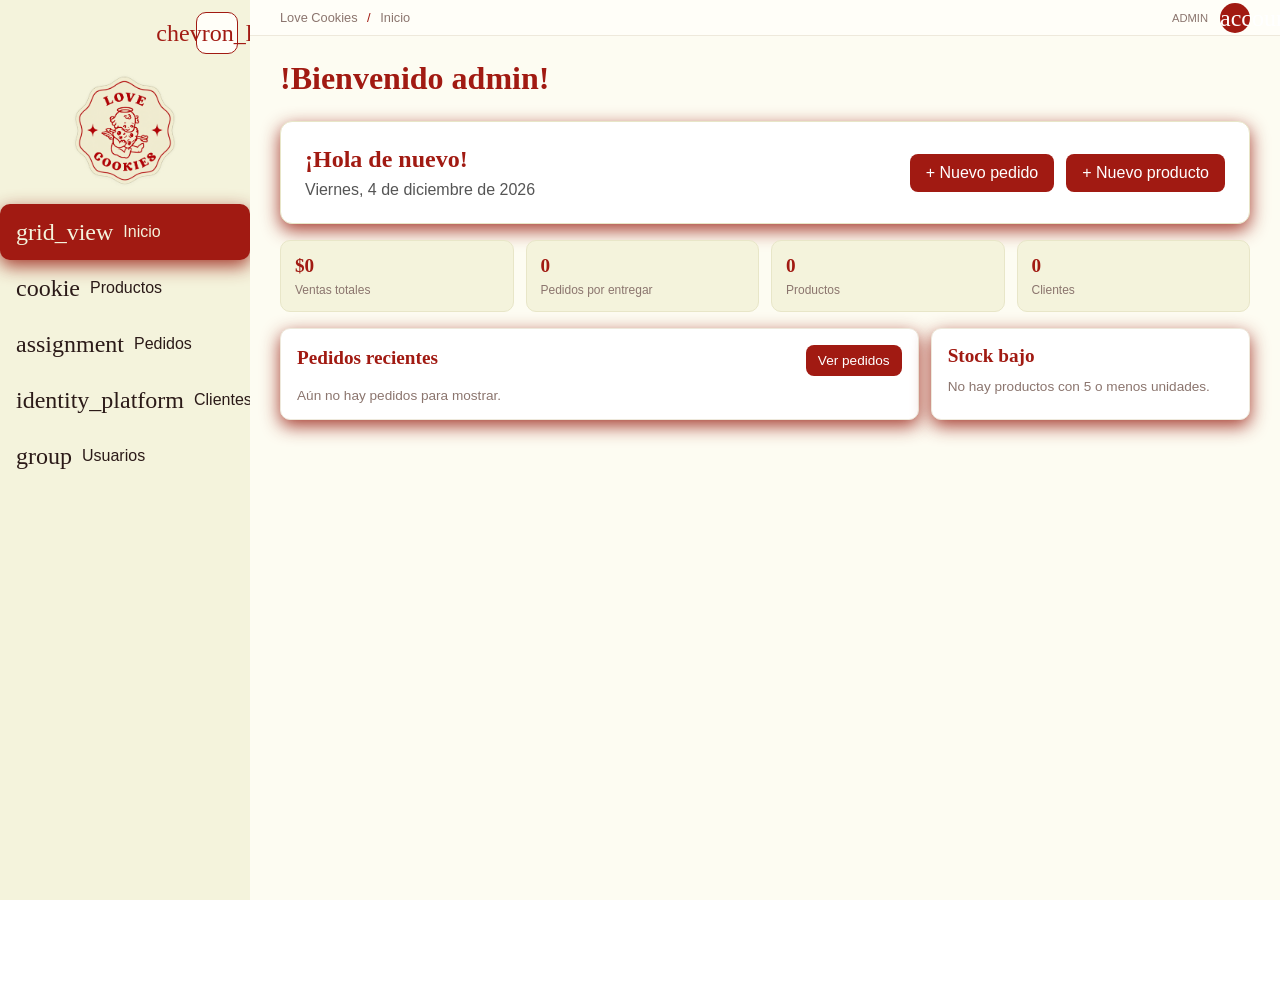
<file: index.html>
<!DOCTYPE html>
<html lang="es">
<head>
    <meta charset="UTF-8">
    <meta name="viewport" content="width=device-width, initial-scale=1.0">
    <!-- Página de entrada: abre directamente el dashboard del administrador -->
    <meta http-equiv="refresh" content="0; url=Admin/inicio.html">
    <title>Love Cookies</title>
</head>
<body>
    <p>Abriendo el dashboard… <a href="Admin/inicio.html">Entrar</a></p>
</body>
</html>
</file>
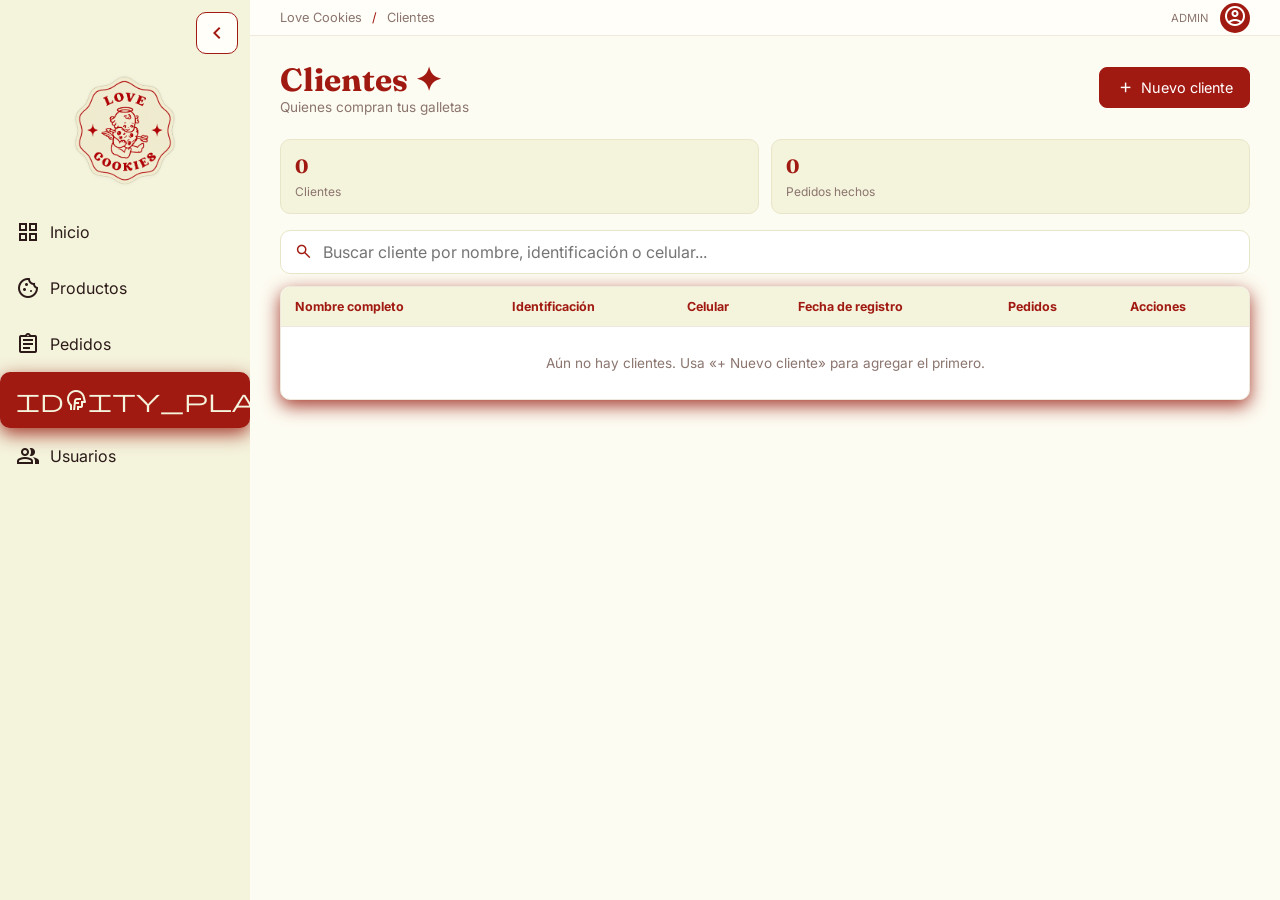
<file: Admin/clientes.html>
<!DOCTYPE html>
<html lang="es">
<head>
    <meta charset="UTF-8">
    <meta name="viewport" content="width=device-width, initial-scale=1.0">
    <title>Clientes</title>
    <link rel="stylesheet" href="https://fonts.googleapis.com/css2?family=Material+Symbols+Outlined:opsz,wght,FILL,GRAD@24,400,0,0" />
    <link rel="preconnect" href="https://fonts.googleapis.com">
    <link rel="preconnect" href="https://fonts.gstatic.com" crossorigin>
    <link href="https://fonts.googleapis.com/css2?family=Fraunces:ital,opsz,wght@0,9..144,100..900;1,9..144,100..900&family=Inter:ital,opsz,wght@0,14..32,100..900;1,14..32,100..900&family=Roboto:ital,wght@0,100..900;1,100..900&display=swap" rel="stylesheet">
    <link rel="stylesheet" href="../CSS/baseStyle.css">
    <link rel="stylesheet" href="../CSS/clientesStyle.css">
    <script src="../JS/baseScript.js" defer></script>
    <script src="../JS/listadoScript.js" defer></script>
    <script src="../JS/validacionScript.js" defer></script>
    <script src="../JS/configCliente.js" defer></script>
    <script src="../JS/formularioScript.js" defer></script>
</head>
<body>
    <div class="dashboard">
        <!-- barra lateral -->
        <aside class="sidebar">
            <div class="logo">
                <img src="../src/Love_cookies.png" alt="Logo de Love Cookies">
            </div>
            <nav class="menu">
                <ul>
                    <li><a href="inicio.html">
                        <span class="material-symbols-outlined" aria-hidden="true">grid_view</span>
                        <span>Inicio</span>
                    </a></li>
                    <li><a href="productos.html">
                        <span class="material-symbols-outlined" aria-hidden="true">cookie</span>
                        <span>Productos</span>
                    </a></li>
                    <li><a href="pedidos.html">
                        <span class="material-symbols-outlined" aria-hidden="true">assignment</span>
                        <span>Pedidos</span>
                    </a></li>
                    <li class="active"><a href="clientes.html">
                        <span class="material-symbols-outlined" aria-hidden="true">identity_platform</span>
                        <span>Clientes</span>
                    </a></li>
                    <li><a href="usuarios.html">
                        <span class="material-symbols-outlined" aria-hidden="true">group</span>
                        <span>Usuarios</span>
                    </a></li>
                </ul>
            </nav>
        </aside>

        <!-- contenido -->
        <main class="content">
            <div class="topbar">
                <div class="topbar-izq">
                    <button class="menu-btn" type="button" aria-label="Abrir menú">☰</button>
                    <p class="breadcrumb">Love Cookies <span>/</span> Clientes</p>
                </div>
                <div class="perfil">
                    <span id="nombre-perfil"></span>
                    <button class="perfil-boton" type="button" aria-label="Perfil del administrador"><span class="material-symbols-outlined" aria-hidden="true">account_circle</span></button>
                </div>
            </div>
            <!-- LISTADO -->
            <section id="vista-lista">
            <header class="header encabezado"><div><h1>Clientes ✦</h1><p>Quienes compran tus galletas</p></div><button class="boton" type="button" data-nuevo><span class="material-symbols-outlined" aria-hidden="true">add</span> Nuevo cliente</button></header>
            <section class="resumen resumen-2">
                <article class="resumen-card"><h2>0</h2><p>Clientes</p></article>
                <article class="resumen-card"><h2>0</h2><p>Pedidos hechos</p></article>
            </section>
            <div class="buscador-caja"><span class="material-symbols-outlined" aria-hidden="true">search</span><input class="buscador" type="search" placeholder="Buscar cliente por nombre, identificación o celular..." aria-label="Buscar cliente por nombre, identificación o celular..."></div>
            <div class="tabla-contenedor"><table class="tabla"><thead><tr><th>Nombre completo</th><th>Identificación</th><th>Celular</th><th>Fecha de registro</th><th>Pedidos</th><th>Acciones</th></tr></thead>
<tbody>
<tr class="fila-vacia"><td colspan="6">Aún no hay clientes. Usa «+ Nuevo cliente» para agregar el primero.</td></tr>
</tbody></table></div>
            <dialog id="dialogo" class="dialogo"><p>¿Seguro que quieres eliminar este registro? Esta acción no se puede deshacer.</p>
                <form method="dialog"><button class="boton secundario" value="no">Cancelar</button><button class="boton" value="si">Sí, eliminar</button></form></dialog>
            </section>

            <!-- FORMULARIO (agregar / editar) -->
            <section id="vista-formulario" hidden>
            <header class="header"><h1><span class="modo">Agregar</span> cliente</h1></header>
            <p class="subtitulo">Completa los datos del cliente para registrarlo.</p>
            <form class="formulario panel" novalidate>
                <div class="cuadricula">
                    <div class="campo"><label>Nombre completo *</label><input name="nombre" data-col="0" placeholder="Escribe el nombre completo" required><small class="error"></small></div>
                    <div class="campo"><label>Identificación *</label><input name="identificacion" data-col="1" inputmode="numeric" maxlength="12" placeholder="Escribe el número de identificación" required><small class="error"></small></div>
                    <div class="campo"><label>Celular *</label><input name="celular" data-col="2" inputmode="numeric" placeholder="Escribe el número de celular" required><small class="error"></small></div>
                </div>
                <div class="info-auto"><div><b>Fecha de registro</b><span data-fill="3" data-def="Se asigna al guardar">Se asigna al guardar</span></div><div><b>Pedidos</b><span data-fill="4" data-def="0">0</span></div></div>
                <small class="ayuda">La fecha de registro y el número de pedidos se gestionan automáticamente.</small>
                <p class="mensaje-exito" role="status"></p>
                <div class="pie-formulario"><small>* Campos obligatorios</small><div class="fila"><button class="boton secundario" type="button" data-cancelar>Cancelar</button><button class="boton" type="submit"><span class="texto-guardar">Guardar cliente</span></button></div></div>
            </form>
            <button class="volver" type="button" data-cancelar><span class="material-symbols-outlined" aria-hidden="true">arrow_back</span> Volver a Clientes</button>
            </section>
        </main>
    </div>
</body>
</html>
</file>
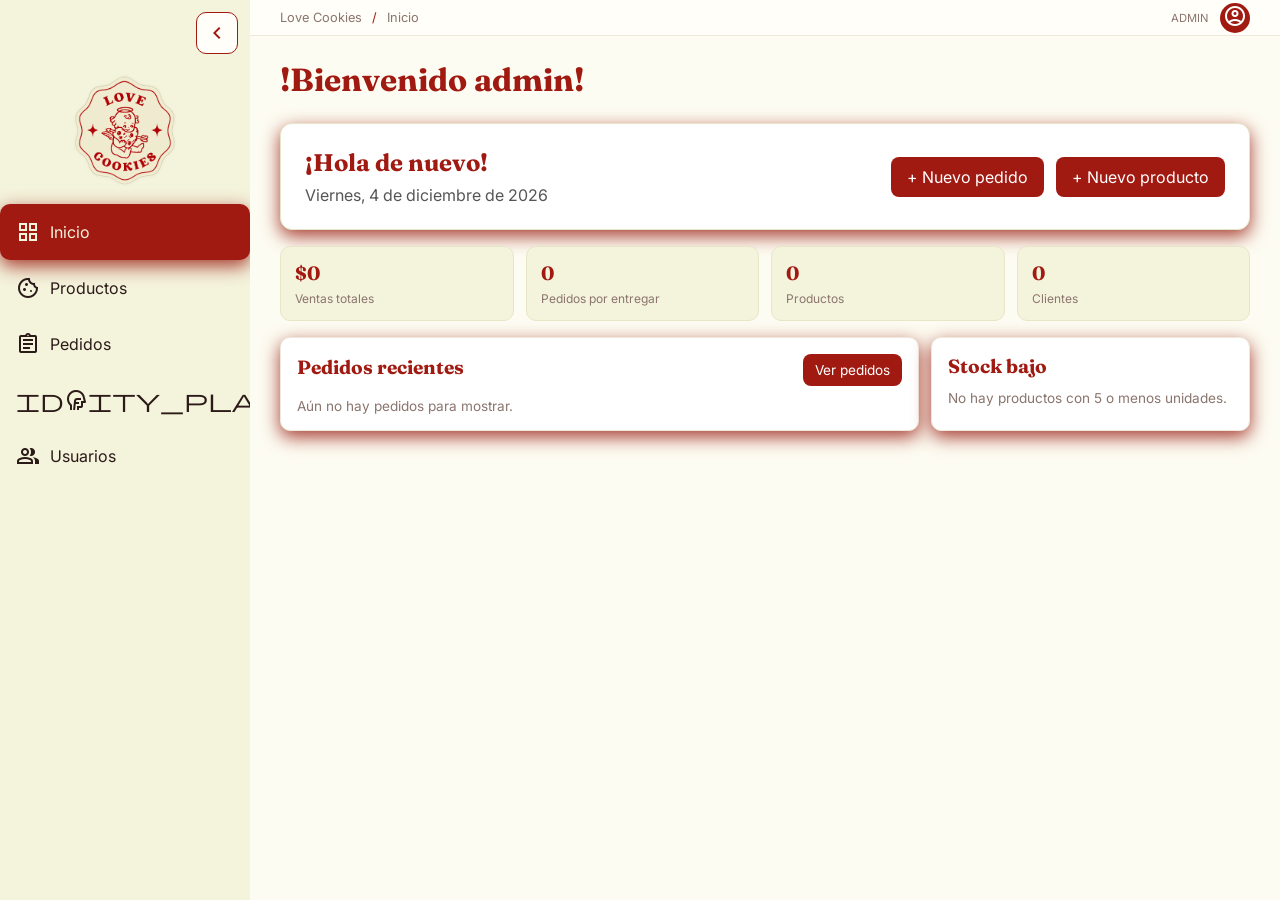
<file: Admin/inicio.html>
<!DOCTYPE html>
<html lang="es">
<head>
    <meta charset="UTF-8">
    <meta name="viewport" content="width=device-width, initial-scale=1.0">
    <title>Dashboard Admin</title>
    <link rel="stylesheet" href="https://fonts.googleapis.com/css2?family=Material+Symbols+Outlined:opsz,wght,FILL,GRAD@24,400,0,0" />
    <link rel="preconnect" href="https://fonts.googleapis.com">
    <link rel="preconnect" href="https://fonts.gstatic.com" crossorigin>
    <link href="https://fonts.googleapis.com/css2?family=Fraunces:ital,opsz,wght@0,9..144,100..900;1,9..144,100..900&family=Inter:ital,opsz,wght@0,14..32,100..900;1,14..32,100..900&family=Roboto:ital,wght@0,100..900;1,100..900&display=swap" rel="stylesheet">
    <link rel="stylesheet" href="../CSS/baseStyle.css">
    <link rel="stylesheet" href="../CSS/inicioStyle.css">
    <script src="../JS/baseScript.js" defer></script>
    <script src="../JS/inicioScript.js" defer></script>
</head>
<body>

    <div class="dashboard">
        <!-- barra lateral -->
        <aside class="sidebar">
            <div class= "logo">
                <img src="../src/Love_cookies.png" alt="Logo de love cokies">
            </div>
            

            <nav class="menu">
                <ul>
                    <li class="active">
                        <a href="inicio.html">
                            <span class="material-symbols-outlined" aria-hidden="true">grid_view</span>
                            <span>Inicio</span>
                        </a>
                    </li>
                    <li><a href="productos.html">
                        <span class="material-symbols-outlined" aria-hidden="true">cookie</span>
                        <span>Productos</span>
                    </a></li>
                    <li><a href="pedidos.html">
                        <span class="material-symbols-outlined" aria-hidden="true">assignment</span>
                        <span>Pedidos</span>
                    </a></li>
                    <li><a href="clientes.html">
                        <span class="material-symbols-outlined" aria-hidden="true">identity_platform</span>
                        <span>Clientes</span>
                    </a></li>
                    <li><a href="usuarios.html">
                        <span class="material-symbols-outlined" aria-hidden="true">group</span>
                        <span>Usuarios</span>
                    </a></li>
                </ul>
            </nav>
        </aside>
        
        <!-- contenido -->
        <main class="content">
            <div class="topbar">
            <div class="topbar-izq">
                <button class="menu-btn" type="button" aria-label="Abrir menú">☰</button>
                <p class="breadcrumb">Love Cookies <span>/</span> Inicio</p>
            </div>

            <div class="perfil">
                <span id="nombre-perfil"></span>
                <button class="perfil-boton" type="button" aria-label="Perfil del administrador"><span class="material-symbols-outlined" aria-hidden="true">account_circle</span></button>
            </div>
            </div>
            <header class="header">
                <h1>!Bienvenido admin!</h1>
            </header>
            <section class="welcome-card">

                <div class="welcome-text">
                    <h2>¡Hola de nuevo!</h2>
                    <p id="fecha"></p>
                </div>

                <div class="actions">
                    <button id="nuevo-pedido">+ Nuevo pedido</button>
                    <button id="nuevo-producto">+ Nuevo producto</button>
                </div>

            </section>
            <section class="resumen">
                <article class="resumen-card">
                    <h2 id="ventas-totales">$0</h2>
                    <p>Ventas totales</p>
                </article>

                <article class="resumen-card">
                    <h2 id="pedidos-pendientes">0</h2>
                    <p>Pedidos por entregar</p>
                </article>

                <article class="resumen-card">
                    <h2 id="total-productos">0</h2>
                    <p>Productos</p>
                </article>

                <article class="resumen-card">
                    <h2 id="total-clientes">0</h2>
                    <p>Clientes</p>
                </article>
            </section>

            <section class="paneles">
                <article class="panel pedidos">
                    <div class="panel-encabezado">
                        <h2>Pedidos recientes</h2>
                        <a class="boton-ver-pedidos" href="pedidos.html">Ver pedidos</a>
                    </div>
                    <p class="mensaje-vacio">Aún no hay pedidos para mostrar.</p>
                </article>

                <article class="panel stock">
                    <h2>Stock bajo</h2>
                    <p class="mensaje-vacio">Aún no hay productos para mostrar.</p>
                </article>
            </section>
        </main>

    </div>

</body>
</html>
</file>
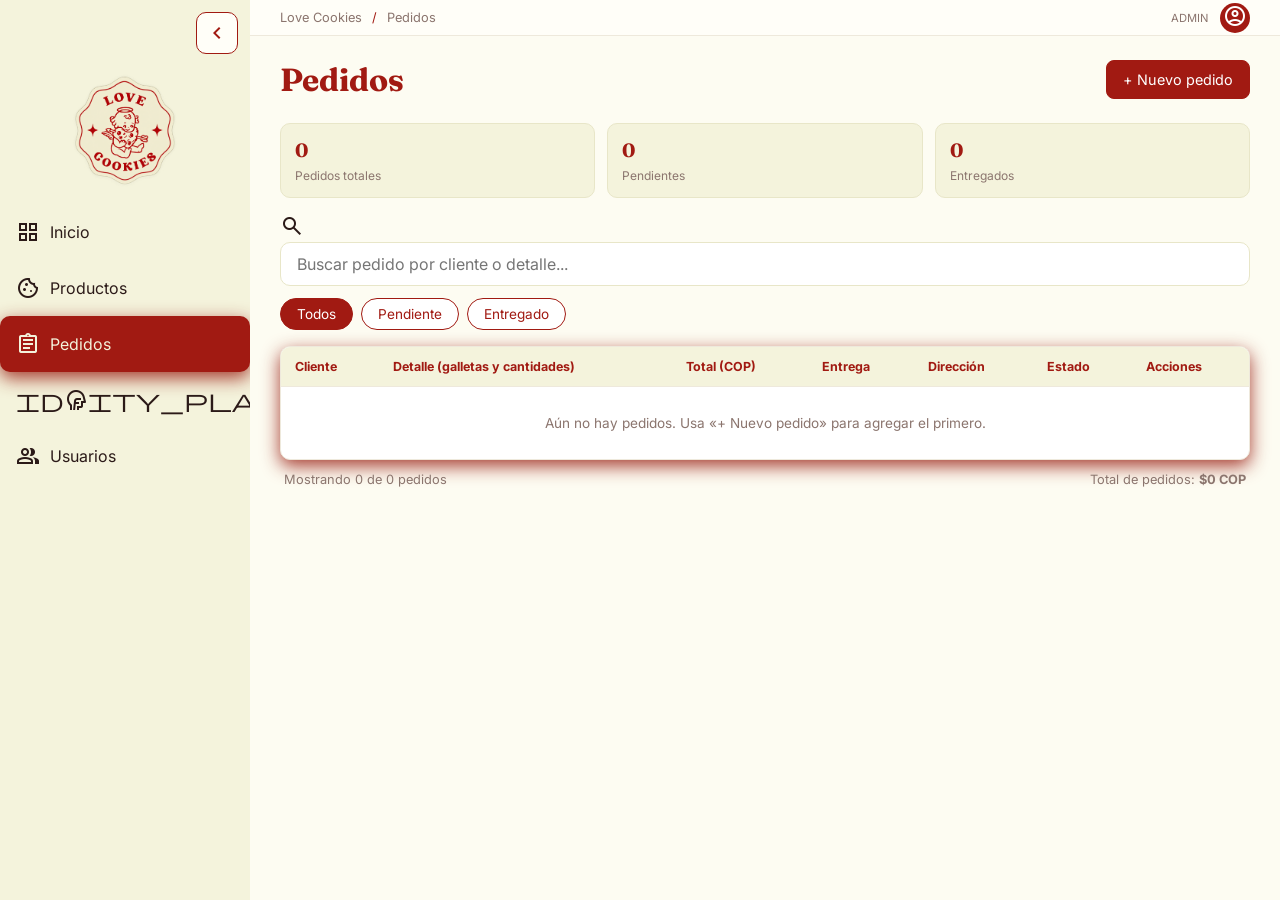
<file: Admin/pedidos.html>
<!DOCTYPE html>
<html lang="es">

<head>
    <meta charset="UTF-8">
    <meta name="viewport" content="width=device-width, initial-scale=1.0">
    <title>Pedidos</title>
    <link rel="stylesheet"
        href="https://fonts.googleapis.com/css2?family=Material+Symbols+Outlined:opsz,wght,FILL,GRAD@24,400,0,0" />
    <link rel="preconnect" href="https://fonts.googleapis.com">
    <link rel="preconnect" href="https://fonts.gstatic.com" crossorigin>
    <link
        href="https://fonts.googleapis.com/css2?family=Fraunces:ital,opsz,wght@0,9..144,100..900;1,9..144,100..900&family=Inter:ital,opsz,wght@0,14..32,100..900;1,14..32,100..900&family=Roboto:ital,wght@0,100..900;1,100..900&display=swap"
        rel="stylesheet">
    <link rel="stylesheet" href="../CSS/baseStyle.css">
    <link rel="stylesheet" href="../CSS/pedidosStyle.css">
    <script src="../JS/baseScript.js" defer></script>
    <script src="../JS/listadoScript.js" defer></script>
    <script src="../JS/validacionScript.js" defer></script>
    <script src="../JS/pedidosScript.js" defer></script>
    <script src="../JS/configPedido.js" defer></script>
    <script src="../JS/formularioScript.js" defer></script>
</head>

<body>
    <div class="dashboard">
        <!-- barra lateral -->
        <aside class="sidebar">
            <div class="logo">
                <img src="../src/Love_cookies.png" alt="Logo de Love Cookies">
            </div>
            <nav class="menu">
                <ul>
                    <li><a href="inicio.html">
                            <span class="material-symbols-outlined" aria-hidden="true">grid_view</span>
                            <span>Inicio</span>
                        </a></li>
                    <li><a href="productos.html">
                            <span class="material-symbols-outlined" aria-hidden="true">cookie</span>
                            <span>Productos</span>
                        </a></li>
                    <li class="active"><a href="pedidos.html">
                            <span class="material-symbols-outlined" aria-hidden="true">assignment</span>
                            <span>Pedidos</span>
                        </a></li>
                    <li><a href="clientes.html">
                            <span class="material-symbols-outlined" aria-hidden="true">identity_platform</span>
                            <span>Clientes</span>
                        </a></li>
                    <li><a href="usuarios.html">
                            <span class="material-symbols-outlined" aria-hidden="true">group</span>
                            <span>Usuarios</span>
                        </a></li>
                </ul>
            </nav>
        </aside>

        <!-- contenido -->
        <main class="content">
            <div class="topbar">
                <div class="topbar-izq">
                    <button class="menu-btn" type="button" aria-label="Abrir menú">☰</button>
                    <p class="breadcrumb">Love Cookies <span>/</span> Pedidos</p>
                </div>
                <div class="perfil">
                    <span id="nombre-perfil"></span>
                    <button class="perfil-boton" type="button" aria-label="Perfil del administrador"><span
                            class="material-symbols-outlined" aria-hidden="true">account_circle</span></button>
                </div>
            </div>
            <!-- LISTADO -->
            <section id="vista-lista">
                <header class="header encabezado">
                    <div>
                        <h1>Pedidos</h1>
                    </div><button class="boton" type="button" data-nuevo>+ Nuevo pedido</button>
                </header>
                <section class="resumen resumen-3">
                    <article class="resumen-card">
                        <h2>0</h2>
                        <p>Pedidos totales</p>
                    </article>
                    <article class="resumen-card">
                        <h2>0</h2>
                        <p>Pendientes</p>
                    </article>
                    <article class="resumen-card">
                        <h2>0</h2>
                        <p>Entregados</p>
                    </article>
                </section>
                <div class="buscador-caja"><span class="material-symbols-outlined"
                        aria-hidden="true">search</span><input class="buscador" type="search"
                        placeholder="Buscar pedido por cliente o detalle..."
                        aria-label="Buscar pedido por cliente o detalle..."></div>
                <div class="filtros"><button class="filtro seleccionado" type="button"
                        data-filtro="">Todos</button><button class="filtro" type="button"
                        data-filtro="Pendiente">Pendiente</button><button class="filtro" type="button"
                        data-filtro="Entregado">Entregado</button></div>
                <div class="tabla-contenedor">
                    <table class="tabla">
                        <thead>
                            <tr>
                                <th>Cliente</th>
                                <th>Detalle (galletas y cantidades)</th>
                                <th>Total (COP)</th>
                                <th>Entrega</th>
                                <th>Dirección</th>
                                <th>Estado</th>
                                <th>Acciones</th>
                            </tr>
                        </thead>
                        <tbody>
                            <tr class="fila-vacia">
                                <td colspan="7">Aún no hay pedidos. Usa «+ Nuevo pedido» para agregar el primero.</td>
                            </tr>
                        </tbody>
                    </table>
                </div>
                <p class="pie-tabla"><span>Mostrando 0 de 0 pedidos</span><span>Total de pedidos: <b>$0 COP</b></span>
                </p>
                <dialog id="dialogo" class="dialogo">
                    <p>¿Seguro que quieres eliminar este registro? Esta acción no se puede deshacer.</p>
                    <form method="dialog"><button class="boton secundario" value="no">Cancelar</button><button
                            class="boton" value="si">Sí, eliminar</button></form>
                </dialog>
            </section>

            <!-- FORMULARIO (agregar / editar) -->
            <section id="vista-formulario" hidden>
                <header class="header">
                    <h1><span class="modo">Agregar</span> pedido</h1>
                </header>
                <form class="formulario panel" novalidate>
                    <div class="campo"><label>Cliente *</label><select name="cliente" data-col="0" required>
                            <option value="">Seleccionar cliente...</option>

                        </select><small class="error"></small></div>
                    <span class="etiqueta">Detalle de productos y cantidades *</span>
                    <div class="lineas-caja">
                        <div class="linea linea-encabezado"><span>Producto</span><span>Cantidad</span></div>
                        <div id="lineas"></div>
                        <button type="button" class="boton secundario" id="agregar-linea"><span
                                class="material-symbols-outlined" aria-hidden="true">add</span> Agregar
                            producto</button>
                    </div>
                    <div class="cuadricula">
                        <div class="campo"><label>Tipo de entrega *</label>
                            <div class="opciones"><label><input type="radio" name="entrega" value="Domicilio"
                                        data-col="3" checked> Domicilio</label><label><input type="radio" name="entrega"
                                        value="Recoger en tienda" data-col="3"> Recoger en tienda</label></div>
                            <small id="valor-domicilio" class="ayuda">Valor de domicilio: $4.000</small>
                        </div>
                        <div class="campo" id="campo-direccion-entrega"><label for="direccion-entrega">Dirección de entrega *</label>
                            <input id="direccion-entrega" name="direccion" data-col="4" autocomplete="street-address"
                                placeholder="Escribe la dirección para entregar el pedido">
                            <small class="error"></small>
                        </div>
                        <div class="campo"><label>Estado *</label>
                            <div class="opciones"><label><input type="radio" name="estado" value="Pendiente"
                                        data-col="5" checked> Pendiente</label><label><input type="radio" name="estado"
                                        value="Entregado" data-col="5"> Entregado</label></div>
                        </div>
                        <div class="campo"><label>Total (COP) *</label><input id="total" name="total" data-col="2"
                                value="$0" readonly></div>
                        <small class="ayuda">Valor total del pedido en pesos colombianos.<br><span
                                id="ayuda-total">Agrega productos para completar el pedido.</span></small>
                    </div>
                    <template id="plantilla">
                        <div class="linea">
                            <div class="campo"><select name="producto" required>
                                    <option value="">Seleccionar producto...</option>
                                </select><small class="error"></small></div>
                            <div class="campo"><input name="cantidad" value="1" data-entero data-min="1"
                                    inputmode="numeric" aria-label="Cantidad"><small class="error"></small></div><button
                                type="button" class="icono-boton" data-quitar aria-label="Quitar"><span
                                    class="material-symbols-outlined">delete</span></button>
                        </div>
                    </template>
                    <p class="mensaje-exito" role="status"></p>
                    <div class="pie-formulario"><small>* Campos obligatorios</small>
                        <div class="fila"><button class="boton secundario" type="button"
                                data-cancelar>Cancelar</button><button class="boton" type="submit"><span
                                    class="texto-guardar">Guardar pedido</span></button></div>
                    </div>
                </form>
                <button class="volver" type="button" data-cancelar><span class="material-symbols-outlined"
                        aria-hidden="true">arrow_back</span> Volver a Pedidos</button>
            </section>
        </main>
    </div>
</body>

</html>
</file>
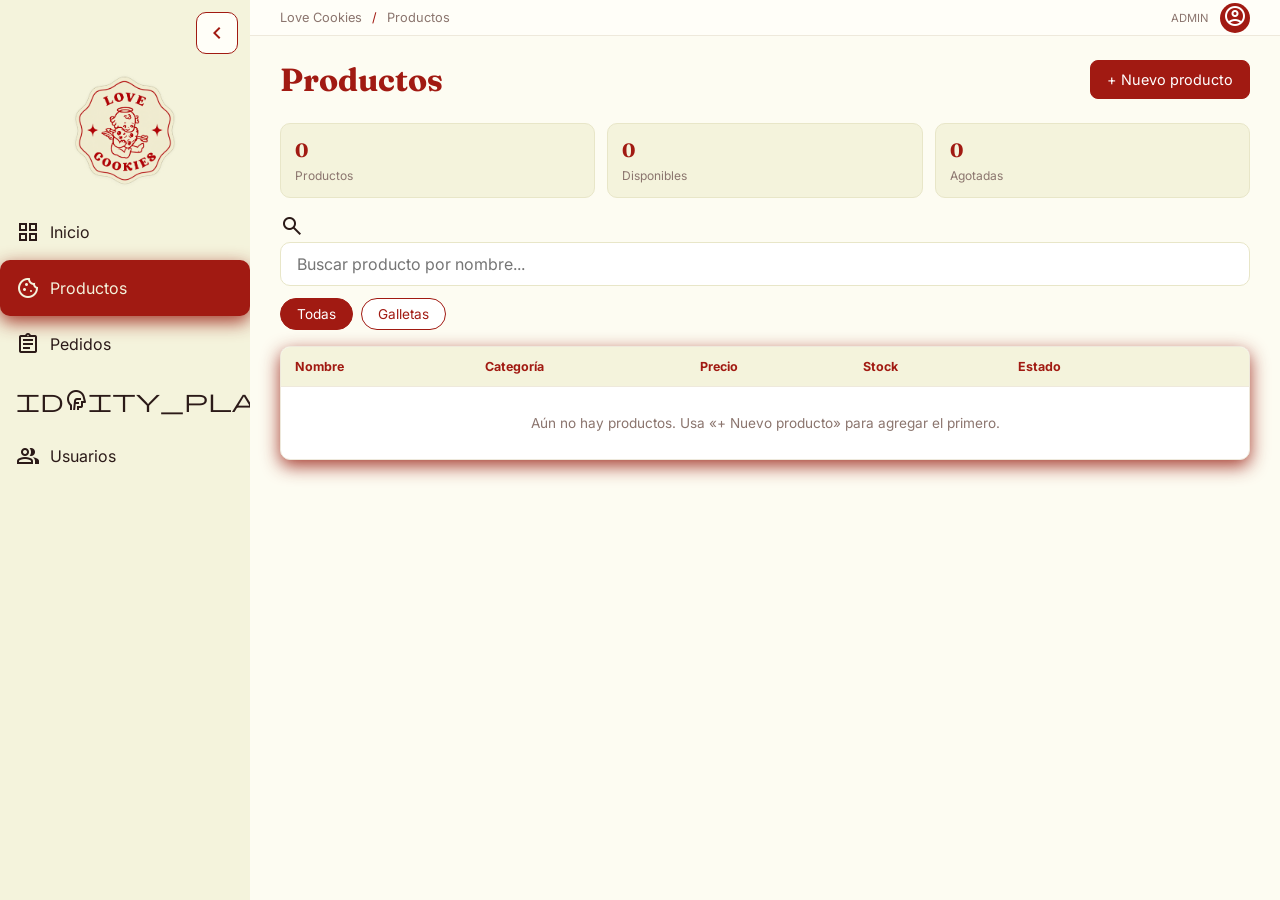
<file: Admin/productos.html>
<!DOCTYPE html>
<html lang="es">

<head>
    <meta charset="UTF-8">
    <meta name="viewport" content="width=device-width, initial-scale=1.0">
    <title>Productos</title>
    <link rel="stylesheet"
        href="https://fonts.googleapis.com/css2?family=Material+Symbols+Outlined:opsz,wght,FILL,GRAD@24,400,0,0" />
    <link rel="preconnect" href="https://fonts.googleapis.com">
    <link rel="preconnect" href="https://fonts.gstatic.com" crossorigin>
    <link
        href="https://fonts.googleapis.com/css2?family=Fraunces:ital,opsz,wght@0,9..144,100..900;1,9..144,100..900&family=Inter:ital,opsz,wght@0,14..32,100..900;1,14..32,100..900&family=Roboto:ital,wght@0,100..900;1,100..900&display=swap"
        rel="stylesheet">
    <link rel="stylesheet" href="../CSS/baseStyle.css">
    <link rel="stylesheet" href="../CSS/productosStyle.css">
    <script src="../JS/baseScript.js" defer></script>
    <script src="../JS/listadoScript.js" defer></script>
    <script src="../JS/validacionScript.js" defer></script>
    <script src="../JS/configProducto.js" defer></script>
    <script src="../JS/formularioScript.js" defer></script>
</head>

<body>
    <div class="dashboard">
        <!-- barra lateral -->
        <aside class="sidebar">
            <div class="logo">
                <img src="../src/Love_cookies.png" alt="Logo de Love Cookies">
            </div>
            <nav class="menu">
                <ul>
                    <li><a href="inicio.html">
                            <span class="material-symbols-outlined" aria-hidden="true">grid_view</span>
                            <span>Inicio</span>
                        </a></li>
                    <li class="active"><a href="productos.html">
                            <span class="material-symbols-outlined" aria-hidden="true">cookie</span>
                            <span>Productos</span>
                        </a></li>
                    <li><a href="pedidos.html">
                            <span class="material-symbols-outlined" aria-hidden="true">assignment</span>
                            <span>Pedidos</span>
                        </a></li>
                    <li><a href="clientes.html">
                            <span class="material-symbols-outlined" aria-hidden="true">identity_platform</span>
                            <span>Clientes</span>
                        </a></li>
                    <li><a href="usuarios.html">
                            <span class="material-symbols-outlined" aria-hidden="true">group</span>
                            <span>Usuarios</span>
                        </a></li>
                </ul>
            </nav>
        </aside>

        <!-- contenido -->
        <main class="content">
            <div class="topbar">
                <div class="topbar-izq">
                    <button class="menu-btn" type="button" aria-label="Abrir menú">☰</button>
                    <p class="breadcrumb">Love Cookies <span>/</span> Productos</p>
                </div>
                <div class="perfil">
                    <span id="nombre-perfil"></span>
                    <button class="perfil-boton" type="button" aria-label="Perfil del administrador"><span
                            class="material-symbols-outlined" aria-hidden="true">account_circle</span></button>
                </div>
            </div>
            <!-- LISTADO -->
            <section id="vista-lista">
                <header class="header encabezado">
                    <div>
                        <h1>Productos</h1>
                    </div><button class="boton" type="button" data-nuevo>+ Nuevo producto</button>
                </header>
                <section class="resumen resumen-3">
                    <article class="resumen-card">
                        <h2>0</h2>
                        <p>Productos</p>
                    </article>
                    <article class="resumen-card">
                        <h2>0</h2>
                        <p>Disponibles</p>
                    </article>
                    <article class="resumen-card">
                        <h2>0</h2>
                        <p>Agotadas</p>
                    </article>
                </section>
                <div class="buscador-caja"><span class="material-symbols-outlined"
                        aria-hidden="true">search</span><input class="buscador" type="search"
                        placeholder="Buscar producto por nombre..." aria-label="Buscar producto por nombre..."></div>
                <div class="filtros"><button class="filtro seleccionado" type="button"
                        data-filtro="">Todas</button><button class="filtro" type="button"
                        data-filtro="Galletas">Galletas</button></div>
                <div class="tabla-contenedor">
                    <table class="tabla">
                        <thead>
                            <tr>
                                <th>Nombre</th>
                                <th>Categoría</th>
                                <th>Precio</th>
                                <th>Stock</th>
                                <th>Estado</th>
                                <th></th>
                            </tr>
                        </thead>
                        <tbody>
                            <tr class="fila-vacia">
                                <td colspan="6">Aún no hay productos. Usa «+ Nuevo producto» para agregar el primero.
                                </td>
                            </tr>
                        </tbody>
                    </table>
                </div>
                <dialog id="dialogo" class="dialogo">
                    <p>¿Seguro que quieres eliminar este registro? Esta acción no se puede deshacer.</p>
                    <form method="dialog"><button class="boton secundario" value="no">Cancelar</button><button
                            class="boton" value="si">Sí, eliminar</button></form>
                </dialog>
            </section>

            <!-- FORMULARIO (agregar / editar) -->
            <section id="vista-formulario" hidden>
                <header class="header">
                    <h1><span class="modo">Agregar</span> producto</h1>
                </header>
                <form class="formulario panel" novalidate>
                    <label class="subida"><span class="material-symbols-outlined">add_a_photo</span><span
                            class="subida-texto">Toca para subir fotos o arrástralas aquí</span><input type="file"
                            accept="image/*" multiple hidden></label>
                    <div class="miniaturas"></div>
                    <div class="cuadricula">
                        <div class="campo"><label>Nombre *</label><input name="nombre" data-col="0" required><small
                                class="error"></small></div>
                        <div class="campo"><label>Categoría *</label><select name="categoria" data-col="1" required>
                                <option value="">Elegir...</option>
                                <option>Galletas</option>
                            </select><small class="error"></small></div>
                        <div class="campo"><label>Precio (COP) *</label><input name="precio" data-col="2" data-entero
                                data-min="1" inputmode="numeric" required><small class="error"></small></div>
                        <div class="campo"><label>Stock (unidades) *</label><input name="stock" data-col="3" data-entero
                                data-min="0" inputmode="numeric" required><small class="error"></small></div>
                        <div class="campo"><label>Peso</label><input name="peso" placeholder="Ej: 80 g"></div>
                    </div>
                    <div class="campo"><label>Descripción</label><textarea name="descripcion" rows="3"></textarea></div>
                    <p class="mensaje-exito" role="status"></p>
                    <div class="pie-formulario"><small>* Campos obligatorios</small>
                        <div class="fila"><button class="boton secundario" type="button"
                                data-cancelar>Cancelar</button><button class="boton" type="submit"><span
                                    class="texto-guardar">Guardar producto</span></button></div>
                    </div>
                </form>
                <button class="volver" type="button" data-cancelar><span class="material-symbols-outlined"
                        aria-hidden="true">arrow_back</span> Volver a Productos</button>
            </section>
        </main>
    </div>
</body>

</html>
</file>
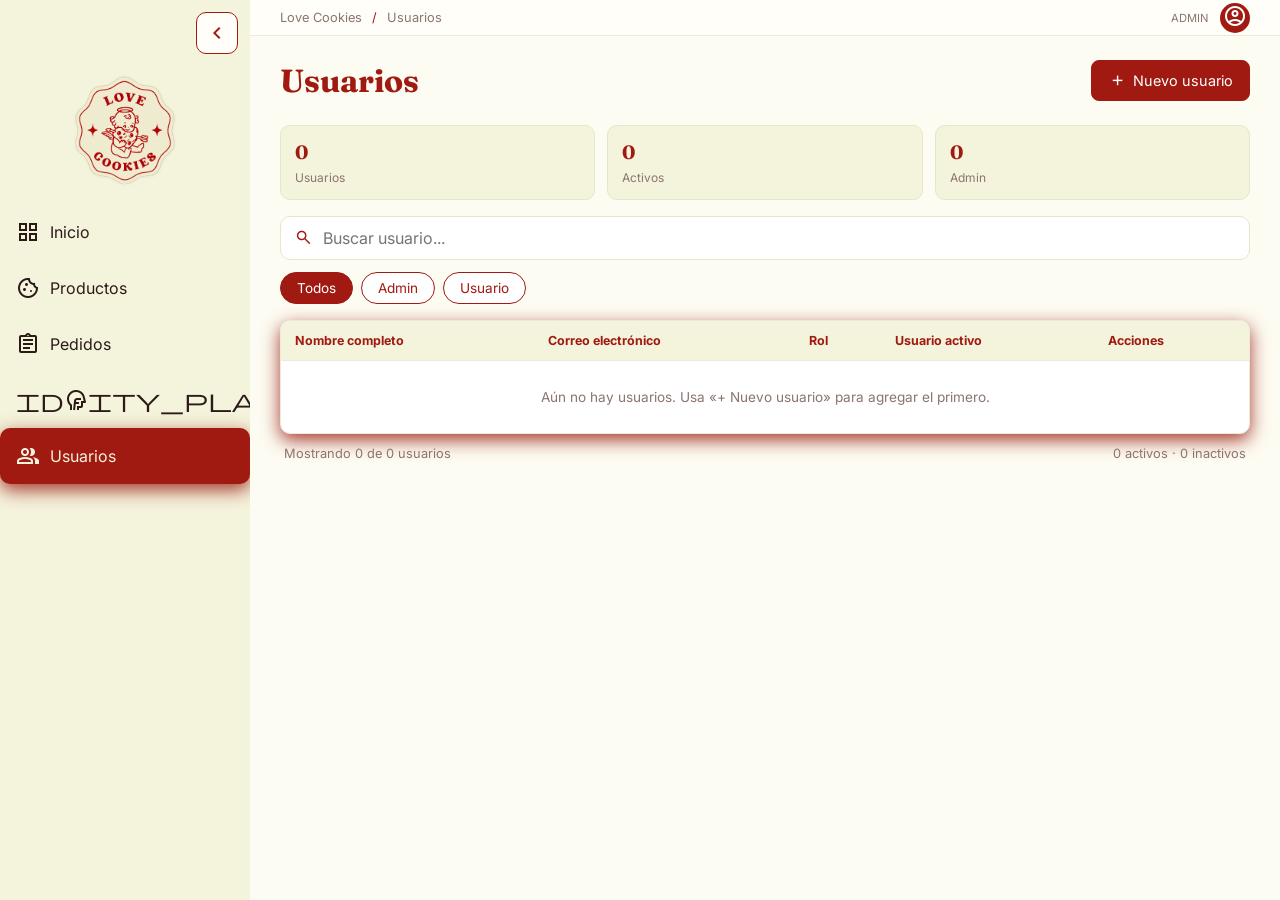
<file: Admin/usuarios.html>
<!DOCTYPE html>
<html lang="es">
<head>
    <meta charset="UTF-8">
    <meta name="viewport" content="width=device-width, initial-scale=1.0">
    <title>Usuarios</title>
    <link rel="stylesheet" href="https://fonts.googleapis.com/css2?family=Material+Symbols+Outlined:opsz,wght,FILL,GRAD@24,400,0,0" />
    <link rel="preconnect" href="https://fonts.googleapis.com">
    <link rel="preconnect" href="https://fonts.gstatic.com" crossorigin>
    <link href="https://fonts.googleapis.com/css2?family=Fraunces:ital,opsz,wght@0,9..144,100..900;1,9..144,100..900&family=Inter:ital,opsz,wght@0,14..32,100..900;1,14..32,100..900&family=Roboto:ital,wght@0,100..900;1,100..900&display=swap" rel="stylesheet">
    <link rel="stylesheet" href="../CSS/baseStyle.css">
    <link rel="stylesheet" href="../CSS/usuariosStyle.css">
    <script src="../JS/baseScript.js" defer></script>
    <script src="../JS/listadoScript.js" defer></script>
    <script src="../JS/validacionScript.js" defer></script>
    <script src="../JS/configUsuario.js" defer></script>
    <script src="../JS/formularioScript.js" defer></script>
</head>
<body>
    <div class="dashboard">
        <!-- barra lateral -->
        <aside class="sidebar">
            <div class="logo">
                <img src="../src/Love_cookies.png" alt="Logo de Love Cookies">
            </div>
            <nav class="menu">
                <ul>
                    <li><a href="inicio.html">
                        <span class="material-symbols-outlined" aria-hidden="true">grid_view</span>
                        <span>Inicio</span>
                    </a></li>
                    <li><a href="productos.html">
                        <span class="material-symbols-outlined" aria-hidden="true">cookie</span>
                        <span>Productos</span>
                    </a></li>
                    <li><a href="pedidos.html">
                        <span class="material-symbols-outlined" aria-hidden="true">assignment</span>
                        <span>Pedidos</span>
                    </a></li>
                    <li><a href="clientes.html">
                        <span class="material-symbols-outlined" aria-hidden="true">identity_platform</span>
                        <span>Clientes</span>
                    </a></li>
                    <li class="active"><a href="usuarios.html">
                        <span class="material-symbols-outlined" aria-hidden="true">group</span>
                        <span>Usuarios</span>
                    </a></li>
                </ul>
            </nav>
        </aside>

        <!-- contenido -->
        <main class="content">
            <div class="topbar">
                <div class="topbar-izq">
                    <button class="menu-btn" type="button" aria-label="Abrir menú">☰</button>
                    <p class="breadcrumb">Love Cookies <span>/</span> Usuarios</p>
                </div>
                <div class="perfil">
                    <span id="nombre-perfil"></span>
                    <button class="perfil-boton" type="button" aria-label="Perfil del administrador"><span class="material-symbols-outlined" aria-hidden="true">account_circle</span></button>
                </div>
            </div>
            <!-- LISTADO -->
            <section id="vista-lista">
            <header class="header encabezado"><div><h1>Usuarios</h1></div><button class="boton" type="button" data-nuevo><span class="material-symbols-outlined" aria-hidden="true">add</span> Nuevo usuario</button></header>
            <section class="resumen resumen-3">
                <article class="resumen-card"><h2>0</h2><p>Usuarios</p></article>
                <article class="resumen-card"><h2>0</h2><p>Activos</p></article>
                <article class="resumen-card"><h2>0</h2><p>Admin</p></article>
            </section>
            <div class="buscador-caja"><span class="material-symbols-outlined" aria-hidden="true">search</span><input class="buscador" type="search" placeholder="Buscar usuario..." aria-label="Buscar usuario..."></div>
            <div class="filtros"><button class="filtro seleccionado" type="button" data-filtro="">Todos</button><button class="filtro" type="button" data-filtro="Admin">Admin</button><button class="filtro" type="button" data-filtro="Usuario">Usuario</button></div>
            <div class="tabla-contenedor"><table class="tabla"><thead><tr><th>Nombre completo</th><th>Correo electrónico</th><th>Rol</th><th>Usuario activo</th><th>Acciones</th></tr></thead>
<tbody>
<tr class="fila-vacia"><td colspan="5">Aún no hay usuarios. Usa «+ Nuevo usuario» para agregar el primero.</td></tr>
</tbody></table></div>
            <p class="pie-tabla"><span>Mostrando 0 de 0 usuarios</span><span>0 activos · 0 inactivos</span></p>
            <dialog id="dialogo" class="dialogo"><p>¿Seguro que quieres eliminar este registro? Esta acción no se puede deshacer.</p>
                <form method="dialog"><button class="boton secundario" value="no">Cancelar</button><button class="boton" value="si">Sí, eliminar</button></form></dialog>
            </section>

            <!-- FORMULARIO (agregar / editar) -->
            <section id="vista-formulario" hidden>
            <header class="header"><h1><span class="modo">Agregar</span> usuario</h1></header>
            <p class="subtitulo">Completa los datos del usuario y asigna su rol.</p>
            <form class="formulario panel" novalidate>
                <div class="cuadricula">
                    <div class="campo"><label>Nombre completo *</label><input name="nombre" data-col="0" placeholder="Escribe el nombre completo" required><small class="error"></small></div>
                    <div class="campo"><label>Correo electrónico *</label><input name="correo" type="email" data-col="1" placeholder="Escribe el correo electrónico" required><small class="error"></small></div>
                </div>
                <div class="campo"><label>Rol *</label><div class="opciones"><label><input type="radio" name="rol" value="Admin" data-col="2"> Admin</label><label><input type="radio" name="rol" value="Usuario" data-col="2" checked> Usuario</label></div></div>
                <div class="campo"><label>Usuario activo</label><label class="interruptor"><span><b>Activo</b><small>Permite que el usuario acceda al sistema.</small></span><input type="checkbox" name="activo" data-col="3" checked></label></div>
                <small class="ayuda">El rol define los permisos de acceso. Solo puedes asignar Admin o Usuario.</small>
                <p class="mensaje-exito" role="status"></p>
                <div class="pie-formulario"><small>* Campos obligatorios</small><div class="fila"><button class="boton secundario" type="button" data-cancelar>Cancelar</button><button class="boton" type="submit"><span class="texto-guardar">Guardar usuario</span></button></div></div>
            </form>
            <button class="volver" type="button" data-cancelar><span class="material-symbols-outlined" aria-hidden="true">arrow_back</span> Volver a Usuarios</button>
            </section>
        </main>
    </div>
</body>
</html>
</file>
<file: CSS/baseStyle.css>
/* Reset y tipografía */
*{
  margin:0;
  padding:0;
  box-sizing:border-box
}

body{
  font-family:'Inter',sans-serif;
  color:#2b1a18;
}

h1,h2{
  font-family:'Fraunces',serif
}

button,input,select,textarea{
  font:inherit
}

/* ----- Estructura: menú lateral + contenido ----- */
.dashboard{
  display:flex;
  min-height:100vh
}
.sidebar{
  width:250px;
  flex:none;
  background-color:#F4F3DC;
  display:flex;
  flex-direction:column;
  min-height:100vh;
}
.content{
  flex:1;
  min-width:0;
  background-color:#FDFCF2;
  padding:30px
}

/* ----- Logo ----- */
.logo{
  width:100%;
  height:150px;
  display:flex;
  justify-content:center;
  align-items:center
}

.logo img{
  max-width:120px;
  max-height:120px
}

/* ----- Menú lateral (.active marca la página actual) ----- */
.menu ul{
  list-style:none
}

.menu{
  flex:1
}

.menu a{
  display:flex;
  align-items:center;
  gap:10px;
  padding:15px;
  border:1px solid transparent;
  border-radius:10px;
  color:inherit;
  text-decoration:none;
  transition:border-color .2s ease;
}

.menu a:hover{
  border-color:#a11a12;
  color:#a11a12
}

.menu li.active a{
  background-color:#a11a12;
  color:#f4f3dc;
  box-shadow:0 6px 18px rgba(155,34,23,.881);
}

.sidebar-toggle{
  display:flex;
  align-items:center;
  justify-content:center;
  width:42px;
  height:42px;
  margin:12px 12px 0 auto;
  border:1px solid #a11a12;
  border-radius:10px;
  background:#fffef8;
  color:#a11a12;
  cursor:pointer
}

.sidebar-toggle:hover{
  background:#a11a12;
  color:#f4f3dc
}

/* ----- Barra superior con ruta (breadcrumb) y perfil ----- */
.topbar{
  display:flex;
  justify-content:space-between;
  align-items:center;
  min-height:36px;
  margin:-30px -30px 24px;
  padding:0 30px;
  background-color:#fffef8;
  border-bottom:1px solid #eee9dc
}

.topbar-izq{
  display:flex;
  align-items:center;
  gap:12px
}

.breadcrumb{
  color:#8b756e;
  font-size:.8rem
}

.breadcrumb span{
  margin:0 6px;
  color:#a11a12
}

.perfil{
  display:flex;
  align-items:center;
  gap:12px;
  color:#8b756e;
  font-size:.7rem;
  text-transform:uppercase
}

.perfil-boton{
  width:30px
  ;height:30px;
  border:0;
  border-radius:50%;
  background-color:#a11a12;
  color:white;
  cursor:pointer
}

/* Botón de menú (hamburguesa): solo se ve en tableta y celular */
.menu-btn{
  display:none;
  align-items:center;
  justify-content:center;
  width:34px;
  height:34px;
  border:1px solid #a11a12;
  border-radius:8px;
  background:#f4f3dc;
  color:#a11a12;
  font-size:1.1rem;
  cursor:pointer
}

/* ----- Título de página ----- */
.header h1{
  color:#a11a12;
  font-size:2rem;
  margin-bottom:24px
}

/* ----- Tarjetas de resumen (contadores) ----- */
.resumen{display:grid;
  grid-template-columns:repeat(4,minmax(0,1fr))
  ;gap:12px;margin:16px 0
}

.resumen-card{
  padding:14px;
  background-color:#f4f3dc;
  border:1px solid #e8e6c8;
  border-radius:10px
}

.resumen-card h2,.panel h2{
  color:#a11a12;
  font-size:1.2rem;
  margin-bottom:6px
}

.resumen-card p{
  color:#8b756e;
  font-size:.75rem
}

/* ----- Panel blanco con sombra roja ----- */
.panel{
  padding:16px;
  background-color:white;
  border:1px solid #eee9dc;
  border-radius:10px;
  box-shadow:0 6px 18px rgba(155,34,23,.881)
}

/* ----- Etiquetas de estado ----- */
.estado{
  padding:5px 8px;
  border-radius:20px;
  font-size:.7rem;
  white-space:nowrap;
  display:inline-block
}

.pendiente{
  background-color:#fff0d5;
  color:#9a5b00
}

.entregado,.disponible,.usuario-activo{
  background-color:#dff3e8;
  color:#267348
}

.cancelado,.agotado,.usuario-inactivo{
  background-color:#fbe4e1;
  color:#a11a12
}

.rol{
  background-color:#f4f3dc;
  color:#87100a
}

/* Utilidad: fila de elementos */
.fila{
  display:flex;
  gap:12px;align-items:center
}

/* ----- Tableta y celular (≤900px): el menú lateral se desliza ----- */
@media (max-width:900px){
  .sidebar{position:fixed;top:0;left:0;height:100vh;z-index:20;overflow-y:auto;transform:translateX(-100%);transition:transform .25s}
  .sidebar.abierto{transform:none;box-shadow:6px 0 20px rgba(0,0,0,.25)}
  .menu-btn{display:inline-flex}
  .sidebar-toggle{display:none}
  .content{padding:20px}
  .topbar{margin:-20px -20px 20px;padding:0 20px}
}
@media (min-width:901px){
  .sidebar.animacion-activa{transition:width .25s ease}
  .sidebar.colapsada{width:82px}
  .sidebar.colapsada > .sidebar-toggle{margin-left:auto;margin-right:auto}
  .sidebar.colapsada .logo{height:100px}
  .sidebar.colapsada .logo img{width:54px;height:54px;object-fit:contain}
  .sidebar.colapsada .menu a{justify-content:center;padding:15px 8px}
  .sidebar.colapsada .menu a span:not(.material-symbols-outlined){display:none}
  .sidebar.colapsada .menu a .material-symbols-outlined{font-size:1.5rem}
}
@media (max-width:700px){.resumen{grid-template-columns:repeat(2,minmax(0,1fr))}}
@media (prefers-reduced-motion:reduce){.sidebar{transition:none}}
</file>
<file: CSS/clientesStyle.css>
/* =====================================================
   clientesStyle.css · Solo para clientes.html
   Listado, formulario de agregar / editar y contadores de clientes
   (lo común a todas las páginas está en baseStyle.css)
   ===================================================== */

/* ########## LISTADO: encabezado, buscador, filtros, tabla y diálogo ########## */

/* Encabezado: título a la izquierda y botón a la derecha */
.encabezado{
  display:flex;
  justify-content:space-between;
  align-items:center;
  gap:12px;
  flex-wrap:wrap;
  margin-bottom:24px;
}

.encabezado h1{
  margin-bottom:0;
}

.encabezado p{
  color:#8b756e;
  font-size:.85rem;
}

/* Botón principal; .secundario es la versión con borde */
.boton{
  display:inline-flex;
  align-items:center;
  justify-content:center;
  gap:6px;
  padding:10px 16px;
  border:1px solid #a11a12;
  border-radius:8px;
  background-color:#a11a12;
  color:white;
  cursor:pointer;
  text-decoration:none;
  font-size:.9rem;
  text-align:center;
}

.boton .material-symbols-outlined{
  font-size:1.2rem;
}

.boton:hover{
  background-color:#87100a;
  box-shadow:0 6px 18px rgba(214,31,15,.947);
}

.boton.secundario{
  background-color:white;
  color:#a11a12;
}

.boton.secundario:hover{
  background-color:#fbe4e1;
  box-shadow:none;
}

/* Buscador */
.buscador-caja{
  position:relative;
  margin-bottom:12px;
}

.buscador-caja .material-symbols-outlined{
  position:absolute;
  left:14px;
  top:50%;
  transform:translateY(-50%);
  color:#a11a12;
  font-size:1.2rem;
  pointer-events:none;
}

.buscador{
  width:100%;
  padding:11px 16px 11px 42px;
  border:1px solid #e8e6c8;
  border-radius:10px;
  background:white;
}

/* Filtros en forma de píldora; .seleccionado es el filtro activo */
.filtros{
  display:flex;
  gap:8px;
  flex-wrap:wrap;
  margin-bottom:16px;
}

.filtro{
  padding:7px 16px;
  border:1px solid #a11a12;
  border-radius:20px;
  background:white;
  color:#a11a12;
  cursor:pointer;
  font-size:.85rem;
}

.filtro.seleccionado{
  background:#a11a12;
  color:white;
}

/* Tabla: el contenedor hace scroll horizontal en pantallas pequeñas */
.tabla-contenedor{
  overflow-x:auto;
  background:white;
  border:1px solid #eee9dc;
  border-radius:10px;
  box-shadow:0 6px 18px rgba(155,34,23,.881);
}

.tabla{
  width:100%;
  border-collapse:collapse;
  min-width:640px;
}

.tabla th{
  background:#f4f3dc;
  color:#a11a12;
  text-align:left;
  font-size:.78rem;
  padding:12px 14px;
}

.tabla td{
  padding:12px 14px;
  border-top:1px solid #eee9dc;
  font-size:.85rem;
  vertical-align:middle;
}

.acciones{
  white-space:nowrap;
  text-align:right;
}

/* Botones de editar y eliminar (íconos Material Symbols) */
.icono-boton{
  width:36px;
  height:34px;
  margin-left:6px;
  border:1px solid #a11a12;
  border-radius:8px;
  background:#f4f3dc;
  color:#a11a12;
  cursor:pointer;
}

.icono-boton:hover{
  background:#ebe4c2;
}

.icono-boton .material-symbols-outlined{
  font-size:1.1rem;
  vertical-align:middle;
}

/* Pie de tabla con resumen */
.pie-tabla{
  display:flex;
  justify-content:space-between;
  flex-wrap:wrap;
  gap:12px;
  padding:12px 4px;
  color:#8b756e;
  font-size:.8rem;
}

/* Diálogo de confirmación al eliminar */
.dialogo{
  border:2px solid #a11a12;
  border-radius:12px;
  padding:24px;
  max-width:360px;
  margin:auto;
}

.dialogo::backdrop{
  background:rgba(43,26,24,.55);
}

.dialogo p{
  margin-bottom:18px;
}

.dialogo form{
  display:flex;
  justify-content:flex-end;
  gap:10px;
}

/* ########## FORMULARIO: campos, errores, opciones y botones ########## */

/* Tarjeta del formulario (usa el estilo .panel de baseStyle.css) */
.formulario{
  display:grid;
  gap:18px;
  padding:24px;
}

.subtitulo{
  color:#8b756e;
  margin:-14px 0 18px;
  font-size:.9rem;
}

/* Cuadrícula de dos columnas */
.cuadricula{
  display:grid;
  grid-template-columns:1fr 1fr;
  gap:18px;
}

/* Cada campo: etiqueta + control + mensaje de error */
.campo{
  display:grid;
  gap:6px;
  align-content:start;
}

.campo>label,.etiqueta{
  font-weight:700;
  font-size:.85rem;
  color:#a11a12;
}

.campo input:not([type=radio]):not([type=checkbox]),.campo select,.campo textarea{
  width:100%;
  padding:11px 14px;
  border:1px solid #e8e6c8;
  border-radius:10px;
  background:white;
}

.campo input[readonly]{
  background:#fdfcf2;
}

/* Campo con error (la clase .invalido la pone validacionScript.js) */
.campo .invalido{
  border-color:#c4251c;
  background:#fff7f6;
}

.error{
  color:#c4251c;
  font-size:.78rem;
}

.ayuda{
  color:#8b756e;
  font-size:.8rem;
}

/* Opciones tipo radio en forma de caja (entrega, estado, rol) */
.opciones{
  display:grid;
  grid-template-columns:1fr 1fr;
  gap:10px;
}

.opciones label{
  display:flex;
  gap:8px;
  align-items:center;
  padding:11px 14px;
  border:1px solid #e8e6c8;
  border-radius:10px;
  background:white;
  cursor:pointer;
}

.opciones label:has(:checked){
  background:#f4f3dc;
  border-color:#a11a12;
}

input[type=radio],input[type=checkbox]{
  accent-color:#a11a12;
}

/* Mensaje de éxito al guardar; si está vacío no se muestra */
.mensaje-exito{
  color:#267348;
  font-weight:700;
}

.mensaje-exito:empty{
  display:none;
}

/* Pie con campos obligatorios y botones */
.pie-formulario{
  display:flex;
  justify-content:space-between;
  align-items:center;
  flex-wrap:wrap;
  gap:12px;
  border-top:1px solid #e8e6c8;
  padding-top:16px;
  font-size:.8rem;
  color:#8b756e;
}

.volver{
  display:inline-flex;
  align-items:center;
  gap:6px;
  margin-top:14px;
  padding:0;
  border:0;
  background:none;
  color:#a11a12;
  font-weight:700;
  cursor:pointer;
}

.volver .material-symbols-outlined{
  font-size:1.3rem;
}

/* Celular: una columna y botones a todo el ancho */
@media (max-width:600px){
  .cuadricula,.opciones{
    grid-template-columns:1fr;
  }

  .pie-formulario,.pie-formulario .fila{
    width:100%;
  }

  .pie-formulario .boton{
    flex:1;
  }
}

/* ########## PROPIO DE CLIENTES ########## */

/* Contadores del encabezado: 2 columnas */
.resumen.resumen-2{
  grid-template-columns:repeat(2,minmax(0,1fr));
}

/* ----- Formulario de agregar / editar ----- */

/* Datos automáticos del cliente (fecha de registro y pedidos; no se editan) */
.info-auto{
  display:grid;
  grid-template-columns:1fr 1fr;
  gap:10px;
  padding:14px 18px;
  border-radius:10px;
  background:#f4f3dc;
}

.info-auto b,.info-auto span{
  display:block;
}

.info-auto b{
  color:#a11a12;
  font-size:.85rem;
}

/* Celular: una columna */
@media (max-width:600px){
  .info-auto{
    grid-template-columns:1fr;
  }
}

/* Fila que aparece cuando la tabla no tiene datos */
.fila-vacia td{
  text-align:center;
  color:#8b756e;
  padding:28px 14px;
}
</file>
<file: CSS/inicioStyle.css>
/* Tarjeta de bienvenida */
.welcome-card{
   display:flex;
   justify-content:space-between;
   align-items:center;
   gap:20px;
   padding:24px;
   background-color:white;border:1px
   solid #e8e6c8;
   border-radius:12px;box-shadow:0 6px 18px rgba(155,34,23,.881);
}

.welcome-text h2{
   color:#a11a12;
   margin-bottom:8px;
}

.welcome-text p{
   color:#555;
}

/* Botones de acceso rápido */
.actions{
   display:
   flex;gap:12px;
}

.actions button{
   padding:10px 16px;
   border:0;
   border-radius:8px;
   background-color:#a11a12;
   color:white;cursor:pointer;
}

.actions button:hover{
   background-color:#87100a;
   box-shadow:0 6px 18px rgba(214,31,15,.947);
}

/* Paneles: pedidos recientes (ancho) y stock bajo (angosto) */
.paneles{
   display:grid;
   grid-template-columns:2fr 1fr;
   gap:12px;
}

/* Filas dentro de los paneles */
.pedido,.producto-stock{
   display:flex;
   justify-content:space-between;
   align-items:center;
   gap:12px;
   padding:12px 0;
   border-bottom:1px solid #eee9dc;
}

.pedido h3{
   font-size:.85rem;
   margin-bottom:4px;
}
.pedido p{
   color:#8b756e;
   font-size:.75rem;
}

.pedido strong,.producto-stock strong{
   color:#a11a12;
   font-size:.8rem;
   white-space:nowrap;
}

.pedido .estado{
   flex-shrink:0;
}

.panel .mensaje-vacio{
   color:#8b756e;
   font-size:.85rem;
   margin-top:12px;
}

.panel-encabezado{
   display:flex;
   justify-content:space-between;
   align-items:center;
   gap:12px;
}

.boton-ver-pedidos{
   padding:8px 12px;
   border-radius:8px;
   background-color:#a11a12;
   color:white;
   font-size:.85rem;
   text-decoration:none;
   white-space:nowrap;
   transition:background-color .2s ease,box-shadow .2s ease;
}

.boton-ver-pedidos:hover{
   background-color:#87100a;
   box-shadow:0 6px 18px rgba(214,31,15,.947);
}


@media (max-width: 700px) {
  .resumen {
    grid-template-columns: repeat(2, minmax(0, 1fr));
  }

  .paneles {
    grid-template-columns: 1fr;
  }
}
</file>
<file: CSS/pedidosStyle.css>
/* =====================================================
   pedidosStyle.css · Solo para pedidos.html
   Listado, formulario de agregar / editar y contadores de pedidos
   (lo común a todas las páginas está en baseStyle.css)
   ===================================================== */

/* ########## LISTADO: encabezado, buscador, filtros, tabla y diálogo ########## */

/* Encabezado: título a la izquierda y botón a la derecha */
.encabezado{
  display:flex;
  justify-content:space-between;
  align-items:center;
  gap:12px;
  flex-wrap:wrap;
  margin-bottom:24px;
}

.encabezado h1{
  margin-bottom:0;
}

.encabezado p{
  color:#8b756e;
  font-size:.85rem;
}

/* Botón principal; .secundario es la versión con borde */
.boton{
  display:inline-block;
  padding:10px 16px;
  border:1px solid #a11a12;
  border-radius:8px;
  background-color:#a11a12;
  color:white;
  cursor:pointer;
  text-decoration:none;
  font-size:.9rem;
  text-align:center;
}

.boton:hover{
  background-color:#87100a;
  box-shadow:0 6px 18px rgba(214,31,15,.947);
}

.boton.secundario{
  background-color:white;
  color:#a11a12;
}

.boton.secundario:hover{
  background-color:#fbe4e1;
  box-shadow:none;
}

/* Buscador */
.buscador{
  width:100%;
  padding:11px 16px;
  border:1px solid #e8e6c8;
  border-radius:10px;
  background:white;
  margin-bottom:12px;
}

/* Filtros en forma de píldora; .seleccionado es el filtro activo */
.filtros{
  display:flex;
  gap:8px;
  flex-wrap:wrap;
  margin-bottom:16px;
}

.filtro{
  padding:7px 16px;
  border:1px solid #a11a12;
  border-radius:20px;
  background:white;
  color:#a11a12;
  cursor:pointer;
  font-size:.85rem;
}

.filtro.seleccionado{
  background:#a11a12;
  color:white;
}

/* Tabla: el contenedor hace scroll horizontal en pantallas pequeñas */
.tabla-contenedor{
  overflow-x:auto;
  background:white;
  border:1px solid #eee9dc;
  border-radius:10px;
  box-shadow:0 6px 18px rgba(155,34,23,.881);
}

.tabla{
  width:100%;
  border-collapse:collapse;
  min-width:640px;
}

.tabla th{
  background:#f4f3dc;
  color:#a11a12;
  text-align:left;
  font-size:.78rem;
  padding:12px 14px;
}

.tabla td{
  padding:12px 14px;
  border-top:1px solid #eee9dc;
  font-size:.85rem;
  vertical-align:middle;
}

.acciones{
  white-space:nowrap;
  text-align:right;
}

/* Botones de editar y eliminar (íconos Material Symbols) */
.icono-boton{
  width:36px;
  height:34px;
  margin-left:6px;
  border:1px solid #a11a12;
  border-radius:8px;
  background:#f4f3dc;
  color:#a11a12;
  cursor:pointer;
}

.icono-boton:hover{
  background:#ebe4c2;
}

.icono-boton .material-symbols-outlined{
  font-size:1.1rem;
  vertical-align:middle;
}

/* Pie de tabla con resumen */
.pie-tabla{
  display:flex;
  justify-content:space-between;
  flex-wrap:wrap;
  gap:12px;
  padding:12px 4px;
  color:#8b756e;
  font-size:.8rem;
}

/* Diálogo de confirmación al eliminar */
.dialogo{
  border:2px solid #a11a12;
  border-radius:12px;
  padding:24px;
  max-width:360px;
  margin:auto;
}

.dialogo::backdrop{
  background:rgba(43,26,24,.55);
}

.dialogo p{
  margin-bottom:18px;
}

.dialogo form{
  display:flex;
  justify-content:flex-end;
  gap:10px;
}

/* ########## FORMULARIO: campos, errores, opciones y botones ########## */

/* Tarjeta del formulario (usa el estilo .panel de baseStyle.css) */
.formulario{
  display:grid;
  gap:18px;
  padding:24px;
}

.subtitulo{
  color:#8b756e;
  margin:-14px 0 18px;
  font-size:.9rem;
}

/* Cuadrícula de dos columnas */
.cuadricula{
  display:grid;
  grid-template-columns:1fr 1fr;
  gap:18px;
}

/* Cada campo: etiqueta + control + mensaje de error */
.campo{
  display:grid;
  gap:6px;
  align-content:start;
}

#campo-direccion-entrega[hidden]{
  display:none;
}

.campo>label,.etiqueta{
  font-weight:700;
  font-size:.85rem;
  color:#a11a12;
}

.campo input:not([type=radio]):not([type=checkbox]),.campo select,.campo textarea{
  width:100%;
  padding:11px 14px;
  border:1px solid #e8e6c8;
  border-radius:10px;
  background:white;
}

.campo input[readonly]{
  background:#fdfcf2;
}

/* Campo con error (la clase .invalido la pone validacionScript.js) */
.campo .invalido{
  border-color:#c4251c;
  background:#fff7f6;
}

.error{
  color:#c4251c;
  font-size:.78rem;
}

.ayuda{
  color:#8b756e;
  font-size:.8rem;
}

/* Opciones tipo radio en forma de caja (entrega, estado, rol) */
.opciones{
  display:grid;
  grid-template-columns:1fr 1fr;
  gap:10px;
}

.opciones label{
  display:flex;
  gap:8px;
  align-items:center;
  padding:11px 14px;
  border:1px solid #e8e6c8;
  border-radius:10px;
  background:white;
  cursor:pointer;
}

.opciones label:has(:checked){
  background:#f4f3dc;
  border-color:#a11a12;
}

input[type=radio],input[type=checkbox]{
  accent-color:#a11a12;
}

/* Mensaje de éxito al guardar; si está vacío no se muestra */
.mensaje-exito{
  color:#267348;
  font-weight:700;
}

.mensaje-exito:empty{
  display:none;
}

/* Pie con campos obligatorios y botones */
.pie-formulario{
  display:flex;
  justify-content:space-between;
  align-items:center;
  flex-wrap:wrap;
  gap:12px;
  border-top:1px solid #e8e6c8;
  padding-top:16px;
  font-size:.8rem;
  color:#8b756e;
}

.volver{
  display:inline-block;
  margin-top:14px;
  padding:0;
  border:0;
  background:none;
  color:#a11a12;
  font-weight:700;
  cursor:pointer;
}

/* Celular: una columna y botones a todo el ancho */
@media (max-width:600px){
  .cuadricula,.opciones{
    grid-template-columns:1fr;
  }

  .pie-formulario,.pie-formulario .fila{
    width:100%;
  }

  .pie-formulario .boton{
    flex:1;
  }
}

/* ########## PROPIO DE PEDIDOS ########## */

/* Contadores del encabezado: 3 columnas */
.resumen.resumen-3{
  grid-template-columns:repeat(3,minmax(0,1fr));
}

/* Celular: 2 columnas */
@media (max-width:700px){
  .resumen.resumen-3{
    grid-template-columns:repeat(2,minmax(0,1fr));
  }
}

/* ----- Formulario de agregar / editar ----- */

/* Caja crema que agrupa las líneas del pedido */
.lineas-caja{
  display:grid;
  gap:10px;
  padding:16px;
  border-radius:10px;
  background:#f4f3dc;
}

/* Cada línea: producto | cantidad | botón quitar */
.linea{
  display:grid;
  grid-template-columns:1fr 110px 40px;
  gap:10px;
  align-items:start;
  margin-bottom:8px;
}

.linea-encabezado{
  margin:0;
  font-size:.8rem;
  color:#8b756e;
}

.linea .icono-boton{
  margin:0;
  height:42px;
  width:40px;
}

/* Celular: cantidad más angosta */
@media (max-width:600px){
  .linea{
    grid-template-columns:1fr 80px 40px;
  }
}

/* Fila que aparece cuando la tabla no tiene datos */
.fila-vacia td{
  text-align:center;
  color:#8b756e;
  padding:28px 14px;
}
</file>
<file: CSS/productosStyle.css>
/* =====================================================
   productosStyle.css · Solo para productos.html
   Listado, formulario de agregar / editar y contadores de productos
   (lo común a todas las páginas está en baseStyle.css)
   ===================================================== */

/* ########## LISTADO: encabezado, buscador, filtros, tabla y diálogo ########## */

/* Encabezado: título a la izquierda y botón a la derecha */
.encabezado {
  display: flex;
  justify-content: space-between;
  align-items: center;
  gap: 12px;
  flex-wrap: wrap;
  margin-bottom: 24px;
}

.encabezado h1 {
  margin-bottom: 0;
}

.encabezado p {
  color: #8b756e;
  font-size: 0.85rem;
}

/* Botón principal; .secundario es la versión con borde */
.boton {
  display: inline-block;
  padding: 10px 16px;
  border: 1px solid #a11a12;
  border-radius: 8px;
  background-color: #a11a12;
  color: white;
  cursor: pointer;
  text-decoration: none;
  font-size: 0.9rem;
  text-align: center;
}

.boton:hover {
  background-color: #87100a;
  box-shadow: 0 6px 18px rgba(214, 31, 15, 0.947);
}

.boton.secundario {
  background-color: white;
  color: #a11a12;
}

.boton.secundario:hover {
  background-color: #fbe4e1;
  box-shadow: none;
}

/* Buscador */
.buscador {
  width: 100%;
  padding: 11px 16px;
  border: 1px solid #e8e6c8;
  border-radius: 10px;
  background: white;
  margin-bottom: 12px;
}

/* Filtros en forma de píldora; .seleccionado es el filtro activo */
.filtros {
  display: flex;
  gap: 8px;
  flex-wrap: wrap;
  margin-bottom: 16px;
}

.filtro {
  padding: 7px 16px;
  border: 1px solid #a11a12;
  border-radius: 20px;
  background: white;
  color: #a11a12;
  cursor: pointer;
  font-size: 0.85rem;
}

.filtro.seleccionado {
  background: #a11a12;
  color: white;
}

/* Tabla: el contenedor hace scroll horizontal en pantallas pequeñas */
.tabla-contenedor {
  overflow-x: auto;
  background: white;
  border: 1px solid #eee9dc;
  border-radius: 10px;
  box-shadow: 0 6px 18px rgba(155, 34, 23, 0.881);
}

.tabla {
  width: 100%;
  border-collapse: collapse;
  min-width: 640px;
}

.tabla th {
  background: #f4f3dc;
  color: #a11a12;
  text-align: left;
  font-size: 0.78rem;
  padding: 12px 14px;
}

.tabla td {
  padding: 12px 14px;
  border-top: 1px solid #eee9dc;
  font-size: 0.85rem;
  vertical-align: middle;
}
/* Fila que aparece cuando la tabla no tiene datos */
.fila-vacia td {
  text-align: center;
  color: #8b756e;
  padding: 28px 14px;
}

/* Etiqueta ovalada del estado */
.estado {
  display: inline-block;
  padding: 4px 12px;
  border-radius: 20px;
  font-size: 0.78rem;
  font-weight: 700;
}

.estado.disponible {
  background: #dff3e6;
  color: #267348;
}

.estado.agotada {
  background: #fde3e1;
  color: #c4251c;
}

.acciones {
  white-space: nowrap;
  text-align: right;
}

/* Botones de editar y eliminar (íconos Material Symbols) */
.icono-boton {
  width: 36px;
  height: 34px;
  margin-left: 6px;
  border: 1px solid #a11a12;
  border-radius: 8px;
  background: #f4f3dc;
  color: #a11a12;
  cursor: pointer;
}

.icono-boton:hover {
  background: #ebe4c2;
}

.icono-boton .material-symbols-outlined {
  font-size: 1.1rem;
  vertical-align: middle;
}

/* Pie de tabla con resumen */
.pie-tabla {
  display: flex;
  justify-content: space-between;
  flex-wrap: wrap;
  gap: 12px;
  padding: 12px 4px;
  color: #8b756e;
  font-size: 0.8rem;
}

/* Diálogo de confirmación al eliminar */
.dialogo {
  border: 2px solid #a11a12;
  border-radius: 12px;
  padding: 24px;
  max-width: 360px;
  margin: auto;
}

.dialogo::backdrop {
  background: rgba(43, 26, 24, 0.55);
}

.dialogo p {
  margin-bottom: 18px;
}

.dialogo form {
  display: flex;
  justify-content: flex-end;
  gap: 10px;
}

/* ########## FORMULARIO: campos, errores, opciones y botones ########## */

/* Tarjeta del formulario (usa el estilo .panel de baseStyle.css) */
.formulario {
  display: grid;
  gap: 18px;
  padding: 24px;
}

.subtitulo {
  color: #8b756e;
  margin: -14px 0 18px;
  font-size: 0.9rem;
}

/* Cuadrícula de dos columnas */
.cuadricula {
  display: grid;
  grid-template-columns: 1fr 1fr;
  gap: 18px;
}

/* Cada campo: etiqueta + control + mensaje de error */
.campo {
  display: grid;
  gap: 6px;
  align-content: start;
}

.campo > label,
.etiqueta {
  font-weight: 700;
  font-size: 0.85rem;
  color: #a11a12;
}

.campo input:not([type="radio"]):not([type="checkbox"]),
.campo select,
.campo textarea {
  width: 100%;
  padding: 11px 14px;
  border: 1px solid #e8e6c8;
  border-radius: 10px;
  background: white;
}

.campo input[readonly] {
  background: #fdfcf2;
}

/* Campo con error (la clase .invalido la pone validacionScript.js) */
.campo .invalido {
  border-color: #c4251c;
  background: #fff7f6;
}

.error {
  color: #c4251c;
  font-size: 0.78rem;
}

.ayuda {
  color: #8b756e;
  font-size: 0.8rem;
}

/* Opciones tipo radio en forma de caja (entrega, estado, rol) */
.opciones {
  display: grid;
  grid-template-columns: 1fr 1fr;
  gap: 10px;
}

.opciones label {
  display: flex;
  gap: 8px;
  align-items: center;
  padding: 11px 14px;
  border: 1px solid #e8e6c8;
  border-radius: 10px;
  background: white;
  cursor: pointer;
}

.opciones label:has(:checked) {
  background: #f4f3dc;
  border-color: #a11a12;
}

input[type="radio"],
input[type="checkbox"] {
  accent-color: #a11a12;
}

/* Mensaje de éxito al guardar; si está vacío no se muestra */
.mensaje-exito {
  color: #267348;
  font-weight: 700;
}

.mensaje-exito:empty {
  display: none;
}

/* Pie con campos obligatorios y botones */
.pie-formulario {
  display: flex;
  justify-content: space-between;
  align-items: center;
  flex-wrap: wrap;
  gap: 12px;
  border-top: 1px solid #e8e6c8;
  padding-top: 16px;
  font-size: 0.8rem;
  color: #8b756e;
}

.volver {
  display: inline-block;
  margin-top: 14px;
  padding: 0;
  border: 0;
  background: none;
  color: #a11a12;
  font-weight: 700;
  cursor: pointer;
}

/* Celular: una columna y botones a todo el ancho */
@media (max-width: 600px) {
  .cuadricula,
  .opciones {
    grid-template-columns: 1fr;
  }

  .pie-formulario,
  .pie-formulario .fila {
    width: 100%;
  }

  .pie-formulario .boton {
    flex: 1;
  }
}

/* ########## PROPIO DE PRODUCTOS ########## */

/* Contadores del encabezado: 3 columnas */
.resumen.resumen-3 {
  grid-template-columns: repeat(3, minmax(0, 1fr));
}

/* Celular: 2 columnas */
@media (max-width: 700px) {
  .resumen.resumen-3 {
    grid-template-columns: repeat(2, minmax(0, 1fr));
  }
}

/* ----- Formulario de agregar / editar ----- */

/* Recuadro punteado para subir o arrastrar fotos */
.subida {
  display: grid;
  justify-items: center;
  gap: 6px;
  padding: 26px;
  border: 1.5px dashed #d8d3a8;
  border-radius: 12px;
  background: #f4f3dc;
  color: #a11a12;
  text-align: center;
  cursor: pointer;
}

.subida .material-symbols-outlined {
  font-size: 2rem;
}

.subida span:last-of-type {
  font-size: 0.8rem;
  font-weight: 700;
}

.subida.arrastrando {
  border-color: #a11a12;
  background: #fbe4e1;
}

.miniaturas {
  display: flex;
  flex-wrap: wrap;
  gap: 12px;
}

.miniaturas:empty {
  display: none;
}

.miniatura {
  position: relative;
  width: 100px;
  height: 100px;
}

.miniatura img {
  width: 100%;
  height: 100%;
  border: 1px solid #e8e6c8;
  border-radius: 10px;
  object-fit: cover;
}

.miniatura-quitar {
  position: absolute;
  top: 4px;
  right: 4px;
  display: grid;
  place-items: center;
  width: 24px;
  height: 24px;
  padding: 0;
  border: 0;
  border-radius: 50%;
  background: #a11a12;
  color: white;
  font-size: 1.1rem;
  line-height: 1;
  cursor: pointer;
}

.miniatura-quitar:hover {
  background: #87100a;
}

/* Fila que aparece cuando la tabla no tiene datos */
.fila-vacia td {
  text-align: center;
  color: #8b756e;
  padding: 28px 14px;
}
</file>
<file: CSS/usuariosStyle.css>
/* =====================================================
   usuariosStyle.css · Solo para usuarios.html
   Listado, formulario de agregar / editar y contadores de usuarios
   (lo común a todas las páginas está en baseStyle.css)
   ===================================================== */

/* ########## LISTADO: encabezado, buscador, filtros, tabla y diálogo ########## */

/* Encabezado: título a la izquierda y botón a la derecha */
.encabezado{
  display:flex;
  justify-content:space-between;
  align-items:center;
  gap:12px;
  flex-wrap:wrap;
  margin-bottom:24px;
}

.encabezado h1{
  margin-bottom:0;
}

.encabezado p{
  color:#8b756e;
  font-size:.85rem;
}

/* Botón principal; .secundario es la versión con borde */
.boton{
  display:inline-flex;
  align-items:center;
  justify-content:center;
  gap:6px;
  padding:10px 16px;
  border:1px solid #a11a12;
  border-radius:8px;
  background-color:#a11a12;
  color:white;
  cursor:pointer;
  text-decoration:none;
  font-size:.9rem;
  text-align:center;
}

.boton .material-symbols-outlined{
  font-size:1.2rem;
}

.boton:hover{
  background-color:#87100a;
  box-shadow:0 6px 18px rgba(214,31,15,.947);
}

.boton.secundario{
  background-color:white;
  color:#a11a12;
}

.boton.secundario:hover{
  background-color:#fbe4e1;
  box-shadow:none;
}

/* Buscador */
.buscador-caja{
  position:relative;
  margin-bottom:12px;
}

.buscador-caja .material-symbols-outlined{
  position:absolute;
  left:14px;
  top:50%;
  transform:translateY(-50%);
  color:#a11a12;
  font-size:1.2rem;
  pointer-events:none;
}

.buscador{
  width:100%;
  padding:11px 16px 11px 42px;
  border:1px solid #e8e6c8;
  border-radius:10px;
  background:white;
}

/* Filtros en forma de píldora; .seleccionado es el filtro activo */
.filtros{
  display:flex;
  gap:8px;
  flex-wrap:wrap;
  margin-bottom:16px;
}

.filtro{
  padding:7px 16px;
  border:1px solid #a11a12;
  border-radius:20px;
  background:white;
  color:#a11a12;
  cursor:pointer;
  font-size:.85rem;
}

.filtro.seleccionado{
  background:#a11a12;
  color:white;
}

/* Tabla: el contenedor hace scroll horizontal en pantallas pequeñas */
.tabla-contenedor{
  overflow-x:auto;
  background:white;
  border:1px solid #eee9dc;
  border-radius:10px;
  box-shadow:0 6px 18px rgba(155,34,23,.881);
}

.tabla{
  width:100%;
  border-collapse:collapse;
  min-width:640px;
}

.tabla th{
  background:#f4f3dc;
  color:#a11a12;
  text-align:left;
  font-size:.78rem;
  padding:12px 14px;
}

.tabla td{
  padding:12px 14px;
  border-top:1px solid #eee9dc;
  font-size:.85rem;
  vertical-align:middle;
}

.acciones{
  white-space:nowrap;
  text-align:right;
}

/* Botones de editar y eliminar (íconos Material Symbols) */
.icono-boton{
  width:36px;
  height:34px;
  margin-left:6px;
  border:1px solid #a11a12;
  border-radius:8px;
  background:#f4f3dc;
  color:#a11a12;
  cursor:pointer;
}

.icono-boton:hover{
  background:#ebe4c2;
}

.icono-boton .material-symbols-outlined{
  font-size:1.1rem;
  vertical-align:middle;
}

/* Pie de tabla con resumen */
.pie-tabla{
  display:flex;
  justify-content:space-between;
  flex-wrap:wrap;
  gap:12px;
  padding:12px 4px;
  color:#8b756e;
  font-size:.8rem;
}

/* Diálogo de confirmación al eliminar */
.dialogo{
  border:2px solid #a11a12;
  border-radius:12px;
  padding:24px;
  max-width:360px;
  margin:auto;
}

.dialogo::backdrop{
  background:rgba(43,26,24,.55);
}

.dialogo p{
  margin-bottom:18px;
}

.dialogo form{
  display:flex;
  justify-content:flex-end;
  gap:10px;
}

/* ########## FORMULARIO: campos, errores, opciones y botones ########## */

/* Tarjeta del formulario (usa el estilo .panel de baseStyle.css) */
.formulario{
  display:grid;
  gap:18px;
  padding:24px;
}

.subtitulo{
  color:#8b756e;
  margin:-14px 0 18px;
  font-size:.9rem;
}

/* Cuadrícula de dos columnas */
.cuadricula{
  display:grid;
  grid-template-columns:1fr 1fr;
  gap:18px;
}

/* Cada campo: etiqueta + control + mensaje de error */
.campo{
  display:grid;
  gap:6px;
  align-content:start;
}

.campo>label,.etiqueta{
  font-weight:700;
  font-size:.85rem;
  color:#a11a12;
}

.campo input:not([type=radio]):not([type=checkbox]),.campo select,.campo textarea{
  width:100%;
  padding:11px 14px;
  border:1px solid #e8e6c8;
  border-radius:10px;
  background:white;
}

.campo input[readonly]{
  background:#fdfcf2;
}

/* Campo con error (la clase .invalido la pone validacionScript.js) */
.campo .invalido{
  border-color:#c4251c;
  background:#fff7f6;
}

.error{
  color:#c4251c;
  font-size:.78rem;
}

.ayuda{
  color:#8b756e;
  font-size:.8rem;
}

/* Opciones tipo radio en forma de caja (entrega, estado, rol) */
.opciones{
  display:grid;
  grid-template-columns:1fr 1fr;
  gap:10px;
}

.opciones label{
  display:flex;
  gap:8px;
  align-items:center;
  padding:11px 14px;
  border:1px solid #e8e6c8;
  border-radius:10px;
  background:white;
  cursor:pointer;
}

.opciones label:has(:checked){
  background:#f4f3dc;
  border-color:#a11a12;
}

input[type=radio],input[type=checkbox]{
  accent-color:#a11a12;
}

/* Mensaje de éxito al guardar; si está vacío no se muestra */
.mensaje-exito{
  color:#267348;
  font-weight:700;
}

.mensaje-exito:empty{
  display:none;
}

/* Pie con campos obligatorios y botones */
.pie-formulario{
  display:flex;
  justify-content:space-between;
  align-items:center;
  flex-wrap:wrap;
  gap:12px;
  border-top:1px solid #e8e6c8;
  padding-top:16px;
  font-size:.8rem;
  color:#8b756e;
}

.volver{
  display:inline-flex;
  align-items:center;
  gap:6px;
  margin-top:14px;
  padding:0;
  border:0;
  background:none;
  color:#a11a12;
  font-weight:700;
  cursor:pointer;
}

.volver .material-symbols-outlined{
  font-size:1.3rem;
}

/* Celular: una columna y botones a todo el ancho */
@media (max-width:600px){
  .cuadricula,.opciones{
    grid-template-columns:1fr;
  }

  .pie-formulario,.pie-formulario .fila{
    width:100%;
  }

  .pie-formulario .boton{
    flex:1;
  }
}

/* ########## PROPIO DE USUARIOS ########## */

/* Contadores del encabezado: 3 columnas */
.resumen.resumen-3{
  grid-template-columns:repeat(3,minmax(0,1fr));
}

/* Celular: 2 columnas */
@media (max-width:700px){
  .resumen.resumen-3{
    grid-template-columns:repeat(2,minmax(0,1fr));
  }
}

/* ----- Formulario de agregar / editar ----- */

/* Fila con texto y casilla para activar / desactivar al usuario */
.interruptor{
  display:flex;
  justify-content:space-between;
  align-items:center;
  gap:10px;
  padding:14px 18px;
  border-radius:10px;
  background:#f4f3dc;
  cursor:pointer;
}

.interruptor small{
  display:block;
  color:#8b756e;
}

.interruptor input{
  width:42px;
  height:22px;
}

/* Fila que aparece cuando la tabla no tiene datos */
.fila-vacia td{
  text-align:center;
  color:#8b756e;
  padding:28px 14px;
}
</file>
